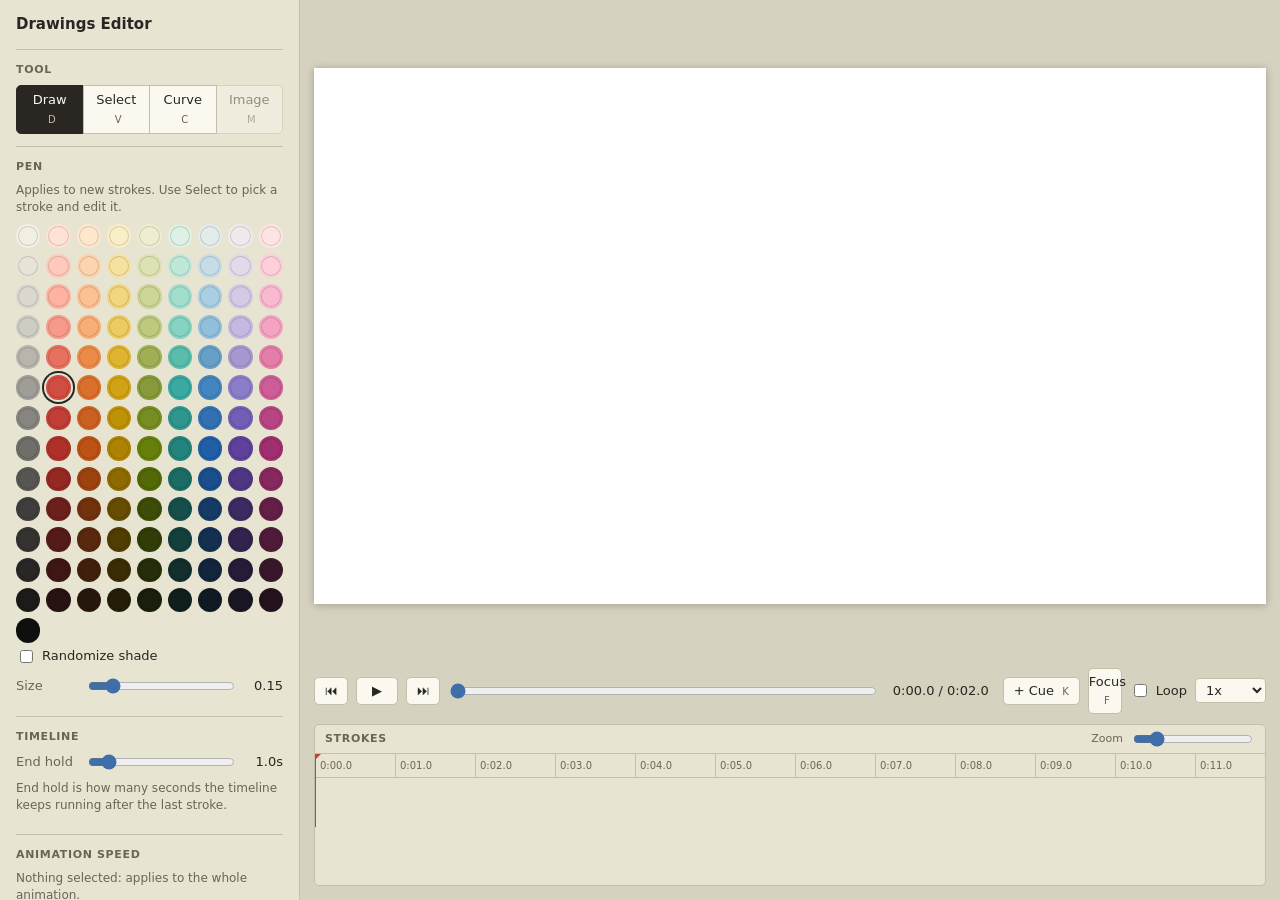
<file: editor/index.html>
<!doctype html>
<html lang="en">
<head>
<meta charset="UTF-8" />
<meta name="viewport" content="width=device-width, initial-scale=1" />
<title>Drawings Editor</title>
<link rel="stylesheet" href="css/style.css" />
</head>
<body>
  <div class="app">
    <aside class="panel">
      <h1 class="panel-title">Drawings Editor</h1>

      <section class="group">
        <h2>Tool</h2>
        <div class="segmented" id="tools" role="group" aria-label="Tool">
          <button type="button" data-tool="draw" aria-pressed="true">Draw <kbd>D</kbd></button>
          <button type="button" data-tool="select" aria-pressed="false">Select <kbd>V</kbd></button>
          <button type="button" data-tool="curve" aria-pressed="false">Curve <kbd>C</kbd></button>
          <button type="button" data-tool="image" aria-pressed="false" disabled>Image <kbd>M</kbd></button>
        </div>
      </section>

      <section class="group">
        <h2 id="brush-heading">Pen</h2>
        <p class="hint" id="brush-hint"></p>
        <div class="palette" id="palette" role="group" aria-label="Pen color"></div>
        <label class="check" title="Each new stroke randomly uses the picked color or the shade just above or below it"><input type="checkbox" id="color-random" /> Randomize shade</label>
        <label class="field">
          <span class="field-label">Size</span>
          <input type="range" id="size-slider" min="0.02" max="1" step="0.01" value="0.15" />
          <output id="size-output"></output>
        </label>
        <div id="stroke-extras" hidden>
          <label class="field">
            <span class="field-label">Start (s)</span>
            <input type="number" id="start-input" min="0" step="0.1" />
          </label>
          <label class="field">
            <span class="field-label">Speed</span>
            <input type="range" id="speed-slider" min="0.1" max="4" step="0.05" value="1" />
            <output id="speed-output"></output>
          </label>
          <div class="button-row">
            <button type="button" id="duplicate-stroke">Duplicate</button>
            <button type="button" id="delete-stroke">Delete</button>
          </div>

          <h3 class="subhead">Cut at playhead</h3>
          <div class="button-row">
            <button type="button" id="split-stroke" title="Split at playhead (S)">Split <kbd>S</kbd></button>
            <button type="button" id="trim-start" title="Remove everything before the playhead">Trim start</button>
            <button type="button" id="trim-end" title="Remove everything after the playhead">Trim end</button>
          </div>

          <h3 class="subhead">Path</h3>
          <p class="hint">Curve tool: click a stroke, then drag its anchors (squares) and handles (circles) to change its trajectory. Handles keep the curve smooth; hold Alt to move one on its own. Double-click the path to add an anchor, double-click an anchor to remove it. Timing and pressure stay as recorded.</p>
          <label class="check"><input type="checkbox" id="show-points" /> <span id="show-points-label">Show every point</span></label>
          <div class="button-row">
            <button type="button" id="smooth-stroke">Smooth</button>
          </div>
          <label class="field">
            <span class="field-label">Simplify</span>
            <input type="range" id="simplify-slider" min="0" max="12" step="0.25" value="0" />
            <output id="simplify-output"></output>
          </label>
          <label class="field">
            <span class="field-label">Scale</span>
            <input type="range" id="scale-slider" min="0.25" max="2" step="0.01" value="1" />
            <output id="scale-output"></output>
          </label>
          <label class="field">
            <span class="field-label">Rotate</span>
            <input type="range" id="rotate-slider" min="-180" max="180" step="1" value="0" />
            <output id="rotate-output"></output>
          </label>

          <h3 class="subhead">Timing and pressure</h3>
          <label class="field">
            <span class="field-label">Easing</span>
            <input type="range" id="ease-slider" min="-1" max="1" step="0.05" value="0" />
            <output id="ease-output"></output>
          </label>
          <label class="field">
            <span class="field-label">Pressure</span>
            <input type="range" id="pressure-slider" min="0.4" max="1.6" step="0.02" value="1" />
            <output id="pressure-output"></output>
          </label>
          <div class="button-row">
            <button type="button" id="flatten-pressure">Flatten pressure</button>
            <button type="button" id="bake-speed" title="Fold the speed into the recorded timing and reset speed to 1">Bake speed</button>
          </div>
        </div>
      </section>

      <section class="group">
        <h2>Timeline</h2>
        <label class="field">
          <span class="field-label">End hold</span>
          <input type="range" id="tail-slider" min="0" max="10" step="0.25" value="1" />
          <output id="tail-output"></output>
        </label>
        <p class="hint">End hold is how many seconds the timeline keeps running after the last stroke.</p>
      </section>

      <section class="group">
        <h2>Animation speed</h2>
        <p class="hint" id="time-scope"></p>
        <p class="hint">Rewrites the timing itself. 2 = twice as fast (half as long), 1.5 = 50% faster, 0.5 = twice as slow. Select strokes with the Select tool (drag a box, or Shift-click) to change only those.</p>
        <label class="field">
          <span class="field-label">Factor</span>
          <input type="number" id="time-factor" min="0.05" max="20" step="0.05" value="2" />
        </label>
        <div class="button-row">
          <button type="button" id="time-apply">Apply</button>
          <button type="button" class="time-preset" data-factor="2">2x</button>
          <button type="button" class="time-preset" data-factor="1.5">1.5x</button>
          <button type="button" class="time-preset" data-factor="0.5">0.5x</button>
        </div>
      </section>

      <section class="group">
        <h2>Tracing image</h2>
        <div class="button-row">
          <button type="button" id="image-load">Choose image…</button>
          <button type="button" id="image-remove" disabled>Remove</button>
        </div>
        <p class="hint" id="image-hint">Or drop or paste an image onto the canvas.</p>
        <div id="image-controls" hidden>
          <label class="check"><input type="checkbox" id="image-visible" checked /> Show</label>
          <label class="field">
            <span class="field-label">Opacity</span>
            <input type="range" id="image-opacity" min="0.05" max="1" step="0.05" value="0.5" />
            <output id="image-opacity-output"></output>
          </label>
          <label class="field">
            <span class="field-label">Scale</span>
            <input type="range" id="image-scale" min="0.1" max="4" step="0.01" value="1" />
            <output id="image-scale-output"></output>
          </label>
          <label class="field">
            <span class="field-label">Rotate</span>
            <input type="range" id="image-rotation" min="-180" max="180" step="1" value="0" />
            <output id="image-rotation-output"></output>
          </label>
          <label class="field">
            <span class="field-label">Layer</span>
            <select id="image-layer">
              <option value="above">Over the painting</option>
              <option value="below">Under the painting</option>
            </select>
          </label>
          <div class="check-row">
            <label class="check"><input type="checkbox" id="image-grayscale" /> Grayscale</label>
            <label class="check"><input type="checkbox" id="image-invert" /> Invert</label>
          </div>
          <div class="button-row">
            <button type="button" id="image-reset">Reset position</button>
          </div>
          <p class="hint">With the Image tool: drag to move, scroll to zoom.</p>
        </div>
        <input type="file" id="image-file" accept="image/*" hidden />
      </section>

      <section class="group">
        <h2>Project</h2>
        <div class="button-row">
          <button type="button" id="undo">Undo</button>
          <button type="button" id="redo">Redo</button>
        </div>
        <div class="button-row">
          <button type="button" id="clear-all">Clear all</button>
        </div>
        <label class="field"><span class="field-label">Name</span>
          <input type="text" id="project-name" value="drawing" spellcheck="false" autocomplete="off" />
        </label>
        <div class="button-row">
          <button type="button" id="save-project">Save</button>
          <button type="button" id="open-project">Open…</button>
        </div>
        <input type="file" id="project-file" accept="application/json,.json" hidden />
      </section>
    </aside>

    <main class="workspace">
      <div class="stage-frame">
        <div class="stage" id="stage">
          <canvas id="brush-canvas" class="layer brush-canvas" aria-hidden="true"></canvas>
          <img id="trace-image" class="trace-image trace-above" alt="" draggable="false" hidden />
          <canvas id="ui-canvas" class="layer ui-canvas" aria-hidden="true"></canvas>
          <div class="stage-message" id="stage-message" hidden></div>
        </div>
      </div>

      <div class="transport">
        <button type="button" id="to-start" title="Go to start (Home)" aria-label="Go to start">&#9198;</button>
        <button type="button" id="play" class="play" title="Play / pause (Space)" aria-label="Play">&#9654;</button>
        <button type="button" id="to-end" title="Go to end (End)" aria-label="Go to end">&#9197;</button>
        <input type="range" id="scrub" min="0" max="4000" step="1" value="0" aria-label="Playhead position" />
        <span class="time" id="time">0:00.0 / 0:04.0</span>
        <button type="button" id="add-cue" title="Add a slide cue at the playhead (K)">+ Cue <kbd>K</kbd></button>
        <button type="button" id="focus-toggle" title="Hide the sidebar and timeline (F)" aria-pressed="false">Focus <kbd>F</kbd></button>
        <label class="check"><input type="checkbox" id="loop" /> Loop</label>
        <select id="rate" aria-label="Playback speed">
          <option value="0.25">0.25x</option>
          <option value="0.5">0.5x</option>
          <option value="1" selected>1x</option>
          <option value="2">2x</option>
        </select>
      </div>

      <div class="timeline" id="timeline">
        <div class="tl-toolbar">
          <span>Strokes</span>
          <label class="tl-zoom-label">Zoom <input type="range" class="tl-zoom" min="20" max="400" step="5" /></label>
        </div>
        <div class="tl-scroll">
          <div class="tl-inner">
            <div class="tl-ruler"></div>
            <div class="tl-cues"></div>
            <div class="tl-lanes"></div>
            <div class="tl-playhead"></div>
          </div>
        </div>
      </div>
    </main>
  </div>

  <!--
    Classic scripts, not ES modules: opening this file directly (file://)
    blocks module imports via CORS, so everything shares one global scope.
    Order matters: each file uses what the ones before it define.
  -->
  <script src="js/viewport.js"></script>
  <script src="js/pen-palette.js"></script>
  <script src="js/line-layer.js"></script>
  <script src="js/project.js"></script>
  <script src="js/stroke-ops.js"></script>
  <script src="js/curve.js"></script>
  <script src="js/player.js"></script>
  <script src="js/overlay.js"></script>
  <script src="js/timeline.js"></script>
  <script src="js/editor.js"></script>
</body>
</html>
</file>
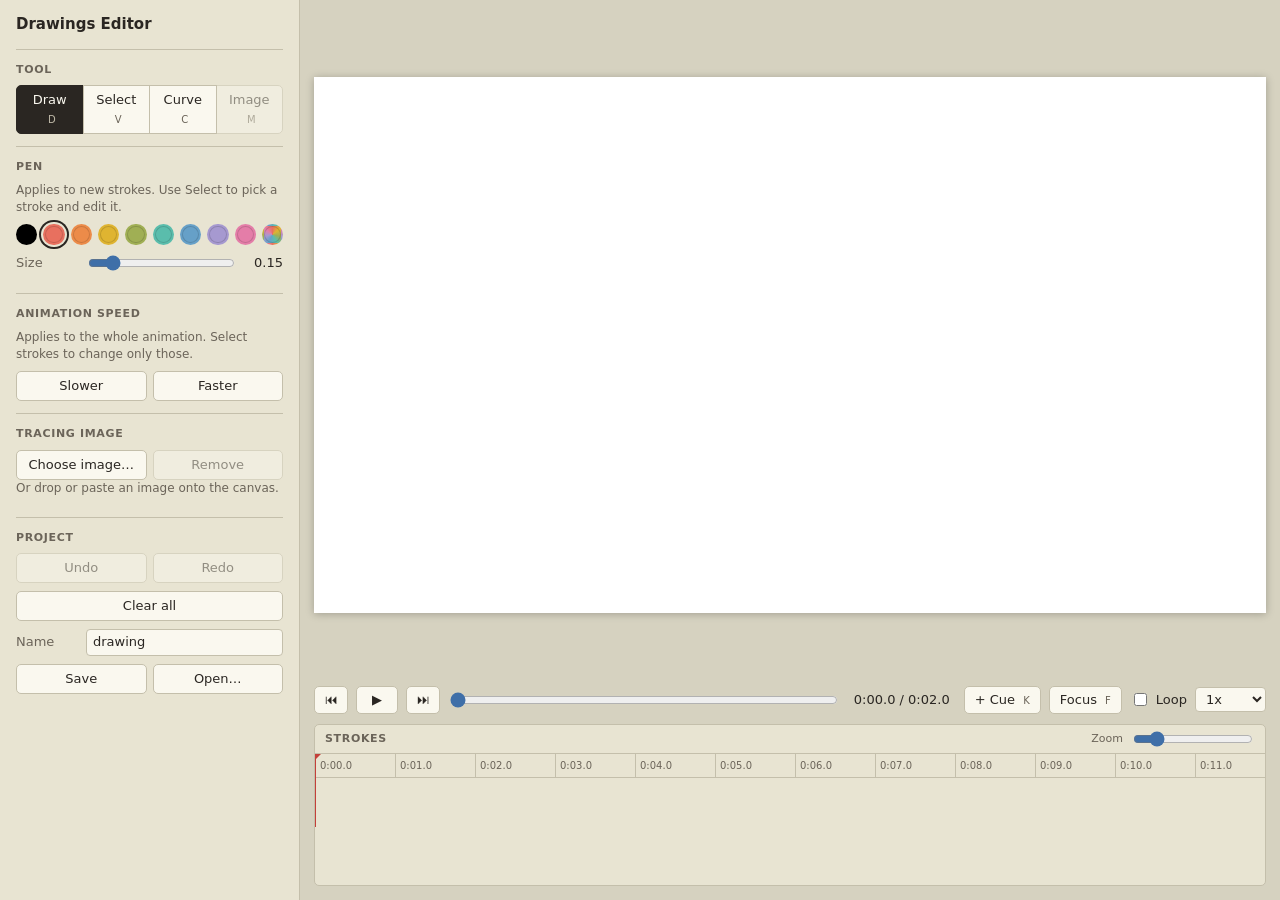
<file: _extensions/drawings/editor/index.html>
<!doctype html>
<html lang="en">
<head>
<meta charset="UTF-8" />
<meta name="viewport" content="width=device-width, initial-scale=1" />
<title>Drawings Editor</title>
<link rel="stylesheet" href="css/style.css" />
</head>
<body>
  <div class="app">
    <aside class="panel">
      <h1 class="panel-title">Drawings Editor</h1>

      <section class="group">
        <h2>Tool</h2>
        <div class="segmented" id="tools" role="group" aria-label="Tool">
          <button type="button" data-tool="draw" aria-pressed="true">Draw <kbd>D</kbd></button>
          <button type="button" data-tool="select" aria-pressed="false">Select <kbd>V</kbd></button>
          <button type="button" data-tool="curve" aria-pressed="false">Curve <kbd>C</kbd></button>
          <button type="button" data-tool="image" aria-pressed="false" disabled>Image <kbd>M</kbd></button>
        </div>
      </section>

      <section class="group">
        <h2 id="brush-heading">Pen</h2>
        <p class="hint" id="brush-hint"></p>
        <div class="palette" id="palette" role="group" aria-label="Pen color"></div>
        <label class="field">
          <span class="field-label">Size</span>
          <input type="range" id="size-slider" min="0.02" max="1" step="0.01" value="0.15" />
          <output id="size-output"></output>
        </label>
        <div id="stroke-extras" hidden>
          <label class="field">
            <span class="field-label">Start (s)</span>
            <input type="number" id="start-input" min="0" step="0.1" />
          </label>
          <label class="field">
            <span class="field-label">Speed</span>
            <input type="range" id="speed-slider" min="0.1" max="4" step="0.05" value="1" />
            <output id="speed-output"></output>
          </label>
          <div class="button-row">
            <button type="button" id="duplicate-stroke">Duplicate</button>
            <button type="button" id="delete-stroke">Delete</button>
          </div>

          <h3 class="subhead">Cut at playhead</h3>
          <div class="button-row">
            <button type="button" id="split-stroke" title="Split at playhead (S)">Split <kbd>S</kbd></button>
            <button type="button" id="trim-start" title="Remove everything before the playhead">Trim start</button>
            <button type="button" id="trim-end" title="Remove everything after the playhead">Trim end</button>
          </div>

          <h3 class="subhead">Path</h3>
          <p class="hint">Curve tool: click a stroke, then drag its anchors (squares) and handles (circles) to change its trajectory. Handles keep the curve smooth; hold Alt to move one on its own. Double-click the path to add an anchor, double-click an anchor to remove it. Timing and pressure stay as recorded.</p>
          <label class="check"><input type="checkbox" id="show-points" /> <span id="show-points-label">Show every point</span></label>
          <div class="button-row">
            <button type="button" id="smooth-stroke">Smooth</button>
          </div>
          <label class="field">
            <span class="field-label">Simplify</span>
            <input type="range" id="simplify-slider" min="0" max="12" step="0.25" value="0" />
            <output id="simplify-output"></output>
          </label>
          <label class="field">
            <span class="field-label">Scale</span>
            <input type="range" id="scale-slider" min="0.25" max="2" step="0.01" value="1" />
            <output id="scale-output"></output>
          </label>
          <label class="field">
            <span class="field-label">Rotate</span>
            <input type="range" id="rotate-slider" min="-180" max="180" step="1" value="0" />
            <output id="rotate-output"></output>
          </label>

          <h3 class="subhead">Timing and pressure</h3>
          <label class="field">
            <span class="field-label">Easing</span>
            <input type="range" id="ease-slider" min="-1" max="1" step="0.05" value="0" />
            <output id="ease-output"></output>
          </label>
          <label class="field">
            <span class="field-label">Pressure</span>
            <input type="range" id="pressure-slider" min="0.4" max="1.6" step="0.02" value="1" />
            <output id="pressure-output"></output>
          </label>
          <div class="button-row">
            <button type="button" id="flatten-pressure">Flatten pressure</button>
            <button type="button" id="bake-speed" title="Fold the speed into the recorded timing and reset speed to 1">Bake speed</button>
          </div>
        </div>
      </section>

      <section class="group">
        <h2>Animation speed</h2>
        <p class="hint" id="time-scope"></p>
        <div class="button-row">
          <button type="button" class="time-preset" data-factor="0.5">Slower</button>
          <button type="button" class="time-preset" data-factor="2">Faster</button>
        </div>
      </section>

      <section class="group">
        <h2>Tracing image</h2>
        <div class="button-row">
          <button type="button" id="image-load">Choose image…</button>
          <button type="button" id="image-remove" disabled>Remove</button>
        </div>
        <p class="hint" id="image-hint">Or drop or paste an image onto the canvas.</p>
        <div id="image-controls" hidden>
          <label class="check"><input type="checkbox" id="image-visible" checked /> Show</label>
          <label class="field">
            <span class="field-label">Opacity</span>
            <input type="range" id="image-opacity" min="0.05" max="1" step="0.05" value="0.5" />
            <output id="image-opacity-output"></output>
          </label>
          <label class="field">
            <span class="field-label">Scale</span>
            <input type="range" id="image-scale" min="0.1" max="4" step="0.01" value="1" />
            <output id="image-scale-output"></output>
          </label>
          <label class="field">
            <span class="field-label">Rotate</span>
            <input type="range" id="image-rotation" min="-180" max="180" step="1" value="0" />
            <output id="image-rotation-output"></output>
          </label>
          <label class="field">
            <span class="field-label">Layer</span>
            <select id="image-layer">
              <option value="above">Over the painting</option>
              <option value="below">Under the painting</option>
            </select>
          </label>
          <div class="check-row">
            <label class="check"><input type="checkbox" id="image-grayscale" /> Grayscale</label>
            <label class="check"><input type="checkbox" id="image-invert" /> Invert</label>
          </div>
          <div class="button-row">
            <button type="button" id="image-reset">Reset position</button>
          </div>
          <p class="hint">With the Image tool: drag to move, scroll to zoom.</p>
        </div>
        <input type="file" id="image-file" accept="image/*" hidden />
      </section>

      <section class="group">
        <h2>Project</h2>
        <div class="button-row">
          <button type="button" id="undo">Undo</button>
          <button type="button" id="redo">Redo</button>
        </div>
        <div class="button-row">
          <button type="button" id="clear-all">Clear all</button>
        </div>
        <label class="field"><span class="field-label">Name</span>
          <input type="text" id="project-name" value="drawing" spellcheck="false" autocomplete="off" />
        </label>
        <div class="button-row">
          <button type="button" id="save-project">Save</button>
          <button type="button" id="open-project">Open…</button>
        </div>
        <input type="file" id="project-file" accept="application/json,.json" hidden />
      </section>
    </aside>

    <main class="workspace">
      <div class="stage-frame">
        <div class="stage" id="stage">
          <canvas id="brush-canvas" class="layer brush-canvas" aria-hidden="true"></canvas>
          <img id="trace-image" class="trace-image trace-above" alt="" draggable="false" hidden />
          <canvas id="ui-canvas" class="layer ui-canvas" aria-hidden="true"></canvas>
          <div class="stage-message" id="stage-message" hidden></div>
        </div>
      </div>

      <div class="transport">
        <button type="button" id="to-start" title="Go to start (Home)" aria-label="Go to start">&#9198;</button>
        <button type="button" id="play" class="play" title="Play / pause (Space)" aria-label="Play">&#9654;</button>
        <button type="button" id="to-end" title="Go to end (End)" aria-label="Go to end">&#9197;</button>
        <input type="range" id="scrub" min="0" max="4000" step="1" value="0" aria-label="Playhead position" />
        <span class="time" id="time">0:00.0 / 0:04.0</span>
        <button type="button" id="add-cue" title="Add a slide cue at the playhead (K)">+ Cue <kbd>K</kbd></button>
        <button type="button" id="focus-toggle" title="Hide the sidebar and timeline (F)" aria-pressed="false">Focus <kbd>F</kbd></button>
        <label class="check"><input type="checkbox" id="loop" /> Loop</label>
        <select id="rate" aria-label="Playback speed">
          <option value="0.25">0.25x</option>
          <option value="0.5">0.5x</option>
          <option value="1" selected>1x</option>
          <option value="2">2x</option>
        </select>
      </div>

      <div class="timeline" id="timeline">
        <div class="tl-toolbar">
          <span>Strokes</span>
          <label class="tl-zoom-label">Zoom <input type="range" class="tl-zoom" min="20" max="400" step="5" /></label>
        </div>
        <div class="tl-scroll">
          <div class="tl-inner">
            <div class="tl-ruler"></div>
            <div class="tl-cues"></div>
            <div class="tl-lanes"></div>
            <div class="tl-playhead"></div>
          </div>
        </div>
      </div>
    </main>
  </div>

  <!--
    Classic scripts, not ES modules: opening this file directly (file://)
    blocks module imports via CORS, so everything shares one global scope.
    Order matters: each file uses what the ones before it define.
  -->
  <script src="js/viewport.js"></script>
  <script src="js/pen-palette.js"></script>
  <script src="js/line-layer.js"></script>
  <script src="js/project.js"></script>
  <script src="js/stroke-ops.js"></script>
  <script src="js/curve.js"></script>
  <script src="js/player.js"></script>
  <script src="js/overlay.js"></script>
  <script src="js/timeline.js"></script>
  <script src="js/editor.js"></script>
</body>
</html>
</file>
<file: editor/css/style.css>
:root {
  --bg: #ffffff;
  --ink: #2a2622;
  --muted: #6b6459;
  --panel: #e8e4d2;
  --workspace: #d6d2c0;
  --line: #c4bfab;
  --accent: #3f6fa8;
  --playhead: #c4403a;
  --panel-width: 300px;
  --timeline-height: 176px;
}

* {
  box-sizing: border-box;
}

html,
body {
  margin: 0;
  height: 100%;
  overflow: hidden;
  background: var(--workspace);
  color: var(--ink);
  font: 13px/1.4 -apple-system, BlinkMacSystemFont, "Segoe UI", system-ui, sans-serif;
}

.app {
  display: grid;
  grid-template-columns: var(--panel-width) minmax(0, 1fr);
  height: 100%;
}

/* Focus mode: only the stage and transport stay, so the drawing gets the room. */
.app.focus {
  grid-template-columns: minmax(0, 1fr);
}

.app.focus .panel,
.app.focus .timeline {
  display: none;
}

.app.focus .workspace {
  grid-template-rows: minmax(0, 1fr) auto;
}

/* -- Left panel ----------------------------------------------------------- */

.panel {
  overflow-y: auto;
  padding: 14px 16px 24px;
  background: var(--panel);
  border-right: 1px solid var(--line);
}

.panel-title {
  margin: 0 0 14px;
  font-size: 15px;
  font-weight: 650;
}

.group {
  padding: 12px 0;
  border-top: 1px solid var(--line);
}

.group h2 {
  margin: 0 0 8px;
  font-size: 11px;
  font-weight: 650;
  letter-spacing: 0.06em;
  text-transform: uppercase;
  color: var(--muted);
}

.hint {
  margin: 0 0 8px;
  font-size: 12px;
  color: var(--muted);
}

.hint:empty {
  display: none;
}

.field {
  display: grid;
  grid-template-columns: 62px 1fr 38px;
  align-items: center;
  gap: 8px;
  margin: 8px 0;
}

.field-label {
  color: var(--muted);
}

.field output {
  text-align: right;
  font-variant-numeric: tabular-nums;
}

.field input[type="number"],
.field input[type="text"],
.field select {
  grid-column: 2 / 4;
  min-width: 0;
}

input[type="range"] {
  min-width: 0;
  accent-color: var(--accent);
}

input[type="number"],
input[type="text"],
select {
  font: inherit;
  color: var(--ink);
  padding: 3px 6px;
  border: 1px solid var(--line);
  border-radius: 4px;
  background: #faf8ef;
}

.check {
  display: inline-flex;
  align-items: center;
  gap: 6px;
  color: var(--ink);
  white-space: nowrap;
}

.check-row {
  display: flex;
  gap: 16px;
  margin: 8px 0;
}

button {
  font: inherit;
  color: var(--ink);
  padding: 5px 10px;
  border: 1px solid var(--line);
  border-radius: 5px;
  background: #faf8ef;
  cursor: pointer;
}

button:hover:not(:disabled) {
  background: #fff;
}

button:disabled {
  opacity: 0.45;
  cursor: default;
}

button:focus-visible,
input:focus-visible,
select:focus-visible {
  outline: 2px solid var(--accent);
  outline-offset: 1px;
}

.subhead {
  margin: 16px 0 4px;
  font-size: 11px;
  font-weight: 600;
  letter-spacing: 0.04em;
  text-transform: uppercase;
  color: var(--muted);
}

.button-row {
  display: flex;
  gap: 6px;
  margin: 8px 0 0;
}

.button-row button {
  flex: 1;
}

kbd {
  margin-left: 4px;
  font: inherit;
  font-size: 10px;
  color: var(--muted);
}

.segmented {
  display: flex;
}

.segmented button {
  flex: 1;
  border-radius: 0;
  margin-left: -1px;
}

.segmented button:first-child {
  border-radius: 5px 0 0 5px;
  margin-left: 0;
}

.segmented button:last-child {
  border-radius: 0 5px 5px 0;
}

.segmented button[aria-pressed="true"] {
  background: var(--ink);
  border-color: var(--ink);
  color: #faf8ef;
}

.segmented button[aria-pressed="true"] kbd {
  color: #bdb7a6;
}

.palette {
  display: grid;
  grid-template-columns: repeat(9, 1fr);
  gap: 6px;
  margin-bottom: 4px;
}

.swatch {
  width: 100%;
  aspect-ratio: 1;
  padding: 0;
  border-radius: 50%;
  border: 2px solid transparent;
  box-shadow: inset 0 0 0 1px rgba(0, 0, 0, 0.15);
}

/* The ring sits outside the swatch, behind a gap, so it reads on any color. */
.swatch[aria-pressed="true"] {
  box-shadow:
    inset 0 0 0 1px rgba(0, 0, 0, 0.15),
    0 0 0 2px var(--panel),
    0 0 0 4px var(--ink);
}

/* -- Workspace: stage, transport, timeline ---------------------------------- */

.workspace {
  display: grid;
  grid-template-columns: minmax(0, 1fr);
  grid-template-rows: minmax(0, 1fr) auto var(--timeline-height);
  min-width: 0;
  min-height: 0;
}

/* Fills the workspace row; the stage inside is the largest 16:9 box that fits. */
.stage-frame {
  container-type: size;
  display: grid;
  place-items: center;
  min-width: 0;
  min-height: 0;
  margin: 14px 14px 0;
}

.stage {
  position: relative;
  isolation: isolate;
  overflow: hidden;
  width: min(100cqw, 100cqh * 16 / 9);
  aspect-ratio: 16 / 9;
  background: var(--bg);
  box-shadow: 0 1px 8px rgba(0, 0, 0, 0.25);
  touch-action: none;
  /* Stop iPad Safari from selecting the drawing area like text on a swipe. */
  -webkit-user-select: none;
  user-select: none;
  -webkit-touch-callout: none;
  -webkit-tap-highlight-color: transparent;
  cursor: crosshair;
}

.stage canvas,
.stage img {
  -webkit-user-select: none;
  user-select: none;
  -webkit-user-drag: none;
}

.stage[data-tool="select"],
.stage[data-tool="curve"] {
  cursor: default;
}

.stage[data-tool="image"] {
  cursor: grab;
}

.stage.dragging-over {
  outline: 3px dashed var(--accent);
  outline-offset: -3px;
}

.layer {
  position: absolute;
  inset: 0;
  width: 100%;
  height: 100%;
  pointer-events: none;
}

.brush-canvas {
  z-index: 2;
}

.trace-image {
  position: absolute;
  max-width: none;
  pointer-events: none;
  user-select: none;
  transform-origin: center;
}

.trace-below {
  z-index: 1;
}

.trace-above {
  z-index: 3;
}

.ui-canvas {
  z-index: 4;
}

.stage-message {
  position: absolute;
  z-index: 5;
  left: 50%;
  bottom: 14px;
  transform: translateX(-50%);
  padding: 6px 12px;
  border-radius: 5px;
  background: rgba(42, 38, 34, 0.88);
  color: #faf8ef;
  pointer-events: none;
}

.transport {
  display: flex;
  align-items: center;
  gap: 8px;
  padding: 10px 14px;
}

.transport button {
  width: 34px;
  padding: 4px 0;
}

.transport .play {
  width: 42px;
}

.transport #add-cue {
  width: auto;
  padding: 4px 10px;
  white-space: nowrap;
}

.transport #scrub {
  flex: 1;
}

.time {
  min-width: 108px;
  text-align: center;
  font-variant-numeric: tabular-nums;
}

.timeline {
  display: flex;
  flex-direction: column;
  min-height: 0;
  margin: 0 14px 14px;
  border: 1px solid var(--line);
  border-radius: 5px;
  background: var(--panel);
}

.tl-toolbar {
  display: flex;
  justify-content: space-between;
  align-items: center;
  padding: 4px 10px;
  border-bottom: 1px solid var(--line);
  font-size: 11px;
  font-weight: 650;
  letter-spacing: 0.06em;
  text-transform: uppercase;
  color: var(--muted);
}

.tl-zoom-label {
  display: flex;
  align-items: center;
  gap: 8px;
  font-weight: 400;
  letter-spacing: 0;
  text-transform: none;
}

.tl-zoom {
  width: 120px;
}

.tl-scroll {
  position: relative;
  flex: 1;
  min-height: 0;
  overflow: auto;
}

.tl-inner {
  position: relative;
  min-width: 100%;
}

.tl-ruler {
  position: relative;
  height: 24px;
  border-bottom: 1px solid var(--line);
  cursor: ew-resize;
  user-select: none;
  touch-action: none;
}

.tl-tick {
  position: absolute;
  top: 0;
  height: 100%;
  padding-left: 4px;
  border-left: 1px solid var(--line);
  font-size: 10px;
  line-height: 24px;
  color: var(--muted);
  font-variant-numeric: tabular-nums;
  pointer-events: none;
}

/* Slide cues sit over the ruler; only the flags take clicks, the ruler underneath still scrubs. */
.tl-cues {
  position: absolute;
  top: 0;
  left: 0;
  width: 100%;
  height: 24px;
  pointer-events: none;
  z-index: 1;
}

.tl-cue {
  position: absolute;
  top: 3px;
  min-width: 14px;
  height: 17px;
  padding: 0 4px;
  border-radius: 0 3px 3px 0;
  border-left: 2px solid var(--accent);
  background: var(--accent);
  color: #fff;
  font-size: 10px;
  font-weight: 650;
  line-height: 17px;
  cursor: pointer;
  pointer-events: auto;
  user-select: none;
}

.tl-lanes {
  position: relative;
}

.tl-marquee {
  position: absolute;
  z-index: 2;
  pointer-events: none;
  border: 1px solid var(--accent);
  background: color-mix(in srgb, var(--accent) 15%, transparent);
}

.tl-clip {
  position: absolute;
  height: 20px;
  min-width: 8px;
  border-radius: 4px;
  box-shadow: inset 0 0 0 1px rgba(0, 0, 0, 0.25);
  cursor: grab;
  overflow: hidden;
  touch-action: none;
}

.tl-clip.selected {
  box-shadow: 0 0 0 2px var(--accent), inset 0 0 0 1px rgba(0, 0, 0, 0.25);
  z-index: 1;
}

.tl-clip-label {
  display: block;
  padding: 0 6px;
  font-size: 10px;
  line-height: 20px;
  color: #fff;
  mix-blend-mode: difference;
  pointer-events: none;
}

.tl-handle {
  position: absolute;
  top: 0;
  right: 0;
  width: 6px;
  height: 100%;
  cursor: ew-resize;
  background: rgba(0, 0, 0, 0.22);
}

.tl-playhead {
  position: absolute;
  top: 0;
  left: -1px;
  width: 2px;
  background: var(--playhead);
  pointer-events: none;
  z-index: 2;
}

.tl-playhead::before {
  content: "";
  position: absolute;
  top: 0;
  left: -5px;
  border: 6px solid transparent;
  border-top-color: var(--playhead);
  border-bottom: 0;
}
</file>
<file: _extensions/drawings/editor/css/style.css>
:root {
  --bg: #ffffff;
  --ink: #2a2622;
  --muted: #6b6459;
  --panel: #e8e4d2;
  --workspace: #d6d2c0;
  --line: #c4bfab;
  --accent: #3f6fa8;
  --playhead: #c4403a;
  --panel-width: 300px;
  --timeline-height: 176px;
}

* {
  box-sizing: border-box;
}

html,
body {
  margin: 0;
  height: 100%;
  overflow: hidden;
  background: var(--workspace);
  color: var(--ink);
  font: 13px/1.4 -apple-system, BlinkMacSystemFont, "Segoe UI", system-ui, sans-serif;
}

.app {
  display: grid;
  grid-template-columns: var(--panel-width) minmax(0, 1fr);
  height: 100%;
}

/* Focus mode: only the stage and transport stay, so the drawing gets the room. */
.app.focus {
  grid-template-columns: minmax(0, 1fr);
}

.app.focus .panel,
.app.focus .timeline {
  display: none;
}

.app.focus .workspace {
  grid-template-rows: minmax(0, 1fr) auto;
}

/* -- Left panel ----------------------------------------------------------- */

.panel {
  overflow-y: auto;
  padding: 14px 16px 24px;
  background: var(--panel);
  border-right: 1px solid var(--line);
}

.panel-title {
  margin: 0 0 14px;
  font-size: 15px;
  font-weight: 650;
}

.group {
  padding: 12px 0;
  border-top: 1px solid var(--line);
}

.group h2 {
  margin: 0 0 8px;
  font-size: 11px;
  font-weight: 650;
  letter-spacing: 0.06em;
  text-transform: uppercase;
  color: var(--muted);
}

.hint {
  margin: 0 0 8px;
  font-size: 12px;
  color: var(--muted);
}

.hint:empty {
  display: none;
}

.field {
  display: grid;
  grid-template-columns: 62px 1fr 38px;
  align-items: center;
  gap: 8px;
  margin: 8px 0;
}

.field-label {
  color: var(--muted);
}

.field output {
  text-align: right;
  font-variant-numeric: tabular-nums;
}

.field input[type="number"],
.field input[type="text"],
.field select {
  grid-column: 2 / 4;
  min-width: 0;
}

input[type="range"] {
  min-width: 0;
  accent-color: var(--accent);
}

input[type="number"],
input[type="text"],
select {
  font: inherit;
  color: var(--ink);
  padding: 3px 6px;
  border: 1px solid var(--line);
  border-radius: 4px;
  background: #faf8ef;
}

.check {
  display: inline-flex;
  align-items: center;
  gap: 6px;
  color: var(--ink);
  white-space: nowrap;
}

.check-row {
  display: flex;
  gap: 16px;
  margin: 8px 0;
}

button {
  font: inherit;
  color: var(--ink);
  padding: 5px 10px;
  border: 1px solid var(--line);
  border-radius: 5px;
  background: #faf8ef;
  cursor: pointer;
}

button:hover:not(:disabled) {
  background: #fff;
}

button:disabled {
  opacity: 0.45;
  cursor: default;
}

button:focus-visible,
input:focus-visible,
select:focus-visible {
  outline: 2px solid var(--accent);
  outline-offset: 1px;
}

.subhead {
  margin: 16px 0 4px;
  font-size: 11px;
  font-weight: 600;
  letter-spacing: 0.04em;
  text-transform: uppercase;
  color: var(--muted);
}

.button-row {
  display: flex;
  gap: 6px;
  margin: 8px 0 0;
}

.button-row button {
  flex: 1;
}

kbd {
  margin-left: 4px;
  font: inherit;
  font-size: 10px;
  color: var(--muted);
}

.segmented {
  display: flex;
}

.segmented button {
  flex: 1;
  border-radius: 0;
  margin-left: -1px;
}

.segmented button:first-child {
  border-radius: 5px 0 0 5px;
  margin-left: 0;
}

.segmented button:last-child {
  border-radius: 0 5px 5px 0;
}

.segmented button[aria-pressed="true"] {
  background: var(--ink);
  border-color: var(--ink);
  color: #faf8ef;
}

.segmented button[aria-pressed="true"] kbd {
  color: #bdb7a6;
}

.palette {
  display: grid;
  grid-template-columns: repeat(10, 1fr);
  gap: 6px;
  margin-bottom: 4px;
}

/* Rainbow until a custom color is chosen; the native input covers it to catch clicks. */
.swatch.custom {
  position: relative;
  display: block;
  box-sizing: border-box;
  cursor: pointer;
  background: conic-gradient(#e8705f, #dfb431, #a0af54, #5abdac, #66a0c8, #a699d0, #e47da8, #e8705f);
}

.swatch.custom input {
  position: absolute;
  inset: 0;
  width: 100%;
  height: 100%;
  opacity: 0;
  cursor: pointer;
}

.swatch {
  width: 100%;
  aspect-ratio: 1;
  padding: 0;
  border-radius: 50%;
  border: 2px solid transparent;
  box-shadow: inset 0 0 0 1px rgba(0, 0, 0, 0.15);
}

/* The ring sits outside the swatch, behind a gap, so it reads on any color. */
.swatch[aria-pressed="true"] {
  box-shadow:
    inset 0 0 0 1px rgba(0, 0, 0, 0.15),
    0 0 0 2px var(--panel),
    0 0 0 4px var(--ink);
}

/* -- Workspace: stage, transport, timeline ---------------------------------- */

.workspace {
  display: grid;
  grid-template-columns: minmax(0, 1fr);
  grid-template-rows: minmax(0, 1fr) auto var(--timeline-height);
  min-width: 0;
  min-height: 0;
}

/* Fills the workspace row; the stage inside is the largest 16:9 box that fits. */
.stage-frame {
  container-type: size;
  display: grid;
  place-items: center;
  min-width: 0;
  min-height: 0;
  margin: 14px 14px 0;
}

.stage {
  position: relative;
  isolation: isolate;
  overflow: hidden;
  width: min(100cqw, 100cqh * 16 / 9);
  aspect-ratio: 16 / 9;
  background: var(--bg);
  box-shadow: 0 1px 8px rgba(0, 0, 0, 0.25);
  touch-action: none;
  /* Stop iPad Safari from selecting the drawing area like text on a swipe. */
  -webkit-user-select: none;
  user-select: none;
  -webkit-touch-callout: none;
  -webkit-tap-highlight-color: transparent;
  cursor: crosshair;
}

.stage canvas,
.stage img {
  -webkit-user-select: none;
  user-select: none;
  -webkit-user-drag: none;
}

.stage[data-tool="select"],
.stage[data-tool="curve"] {
  cursor: default;
}

.stage[data-tool="image"] {
  cursor: grab;
}

.stage.dragging-over {
  outline: 3px dashed var(--accent);
  outline-offset: -3px;
}

.layer {
  position: absolute;
  inset: 0;
  width: 100%;
  height: 100%;
  pointer-events: none;
}

.brush-canvas {
  z-index: 2;
}

.trace-image {
  position: absolute;
  max-width: none;
  pointer-events: none;
  user-select: none;
  transform-origin: center;
}

.trace-below {
  z-index: 1;
}

.trace-above {
  z-index: 3;
}

.ui-canvas {
  z-index: 4;
}

.stage-message {
  position: absolute;
  z-index: 5;
  left: 50%;
  bottom: 14px;
  transform: translateX(-50%);
  padding: 6px 12px;
  border-radius: 5px;
  background: rgba(42, 38, 34, 0.88);
  color: #faf8ef;
  pointer-events: none;
}

.transport {
  display: flex;
  align-items: center;
  gap: 8px;
  padding: 10px 14px;
}

.transport button {
  width: 34px;
  padding: 4px 0;
}

.transport .play {
  width: 42px;
}

.transport #add-cue,
.transport #focus-toggle {
  width: auto;
  padding: 4px 10px;
  white-space: nowrap;
}

.transport #scrub {
  flex: 1;
}

.time {
  min-width: 108px;
  text-align: center;
  font-variant-numeric: tabular-nums;
}

.timeline {
  display: flex;
  flex-direction: column;
  min-height: 0;
  margin: 0 14px 14px;
  border: 1px solid var(--line);
  border-radius: 5px;
  background: var(--panel);
}

.tl-toolbar {
  display: flex;
  justify-content: space-between;
  align-items: center;
  padding: 4px 10px;
  border-bottom: 1px solid var(--line);
  font-size: 11px;
  font-weight: 650;
  letter-spacing: 0.06em;
  text-transform: uppercase;
  color: var(--muted);
}

.tl-zoom-label {
  display: flex;
  align-items: center;
  gap: 8px;
  font-weight: 400;
  letter-spacing: 0;
  text-transform: none;
}

.tl-zoom {
  width: 120px;
}

.tl-scroll {
  position: relative;
  flex: 1;
  min-height: 0;
  overflow: auto;
}

.tl-inner {
  position: relative;
  min-width: 100%;
}

.tl-ruler {
  position: relative;
  height: 24px;
  border-bottom: 1px solid var(--line);
  cursor: ew-resize;
  user-select: none;
  touch-action: none;
}

.tl-tick {
  position: absolute;
  top: 0;
  height: 100%;
  padding-left: 4px;
  border-left: 1px solid var(--line);
  font-size: 10px;
  line-height: 24px;
  color: var(--muted);
  font-variant-numeric: tabular-nums;
  pointer-events: none;
}

/* Slide cues sit over the ruler; only the flags take clicks, the ruler underneath still scrubs. */
.tl-cues {
  position: absolute;
  top: 0;
  left: 0;
  width: 100%;
  height: 24px;
  pointer-events: none;
  z-index: 1;
}

.tl-cue {
  position: absolute;
  top: 3px;
  min-width: 14px;
  height: 17px;
  padding: 0 4px;
  border-radius: 0 3px 3px 0;
  border-left: 2px solid var(--accent);
  background: var(--accent);
  color: #fff;
  font-size: 10px;
  font-weight: 650;
  line-height: 17px;
  cursor: pointer;
  pointer-events: auto;
  user-select: none;
}

.tl-lanes {
  position: relative;
}

.tl-marquee {
  position: absolute;
  z-index: 2;
  pointer-events: none;
  border: 1px solid var(--accent);
  background: color-mix(in srgb, var(--accent) 15%, transparent);
}

.tl-clip {
  position: absolute;
  height: 20px;
  min-width: 8px;
  border-radius: 4px;
  box-shadow: inset 0 0 0 1px rgba(0, 0, 0, 0.25);
  cursor: grab;
  overflow: hidden;
  touch-action: none;
}

.tl-clip.selected {
  box-shadow: 0 0 0 2px var(--accent), inset 0 0 0 1px rgba(0, 0, 0, 0.25);
  z-index: 1;
}

.tl-clip-label {
  display: block;
  padding: 0 6px;
  font-size: 10px;
  line-height: 20px;
  color: #fff;
  mix-blend-mode: difference;
  pointer-events: none;
}

.tl-handle {
  position: absolute;
  top: 0;
  right: 0;
  width: 6px;
  height: 100%;
  cursor: ew-resize;
  background: rgba(0, 0, 0, 0.22);
}

.tl-playhead {
  position: absolute;
  top: 0;
  left: -1px;
  width: 2px;
  background: var(--playhead);
  pointer-events: none;
  z-index: 2;
}

.tl-playhead::before {
  content: "";
  position: absolute;
  top: 0;
  left: -5px;
  border: 6px solid transparent;
  border-top-color: var(--playhead);
  border-bottom: 0;
}
</file>
